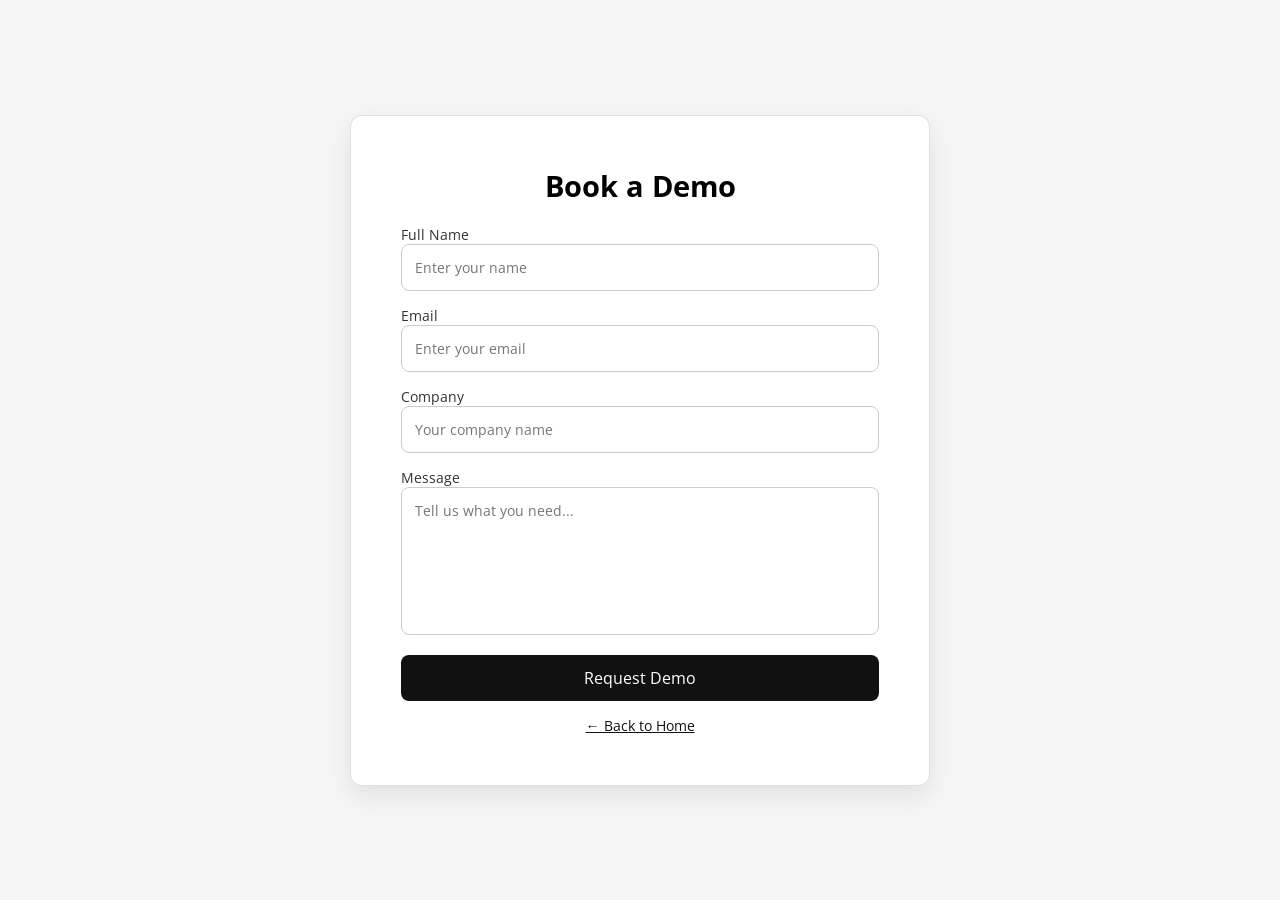
<file: book-demo.html>
<!doctype html>
<html lang="en">
  <head>
    <meta charset="UTF-8" />
    <meta name="viewport" content="width=device-width, initial-scale=1.0" />
    <title>Book Demo | butter.io</title>
    <link rel='icon' href='favicon.ico'>
    <link rel="stylesheet" href="style.css" />

    <style>
      body {
        background: #f5f5f5;
      }

      .demo-container {
        height: 100vh;
        display: flex;
        justify-content: center;
        align-items: center;
      }

      .demo-box {
        /* width: 100%;
        width: 500px; */
        background-color: #fff;
        padding: 50px;
        border-radius: 12px;
        border: 1px solid #e0e0e0;
        box-shadow: 0 10px 25px rgba(0, 0, 0, 0.08);
      }

      .demo-box h1 {
        text-align: center;
        margin-bottom: 20px;
        font-size: 1.8rem;
      }

      .input-group {
        margin-bottom: 15px;
      }

      .input-group label {
        display: flex;
        gap: 2rem;
        font-size: 14px;
        color: #333;
      }

      .input-group input,
      .input-group textarea {
        width: 450px;
        padding: 13px;
        border: 1px solid #ccc;
        border-radius: 8px;
        outline: none;
        font-size: 14px;
      }

      .input-group textarea {
        resize: none;
        height: 120px;
      }

      .demo-btn {
        width: 100%;
        padding: 12px;
        background: #111;
        color: #fff;
        border: none;
        border-radius: 8px;
        cursor: pointer;
        font-size: 16px;
        transition: 0.3s ease;
      }

      .demo-btn:hover {
        transform: scale(1.03);
      }

      .back-link {
        display: block;
        text-align: center;
        margin-top: 15px;
        color: #111;
        text-decoration: underline;
        font-size: 14px;
      }

      @media (max-width: 500px) {
        .demo-box {
          padding: 20px;
        }

        .demo-box h1 {
          font-size: 1.5rem;
        }
      }
    </style>
  </head>

  <body>
    <div class="demo-container">
      <div class="demo-box">
        <h1>Book a Demo</h1>

        <form>
          <div class="input-group">
            <label>Full Name</label>
            <input type="text" placeholder="Enter your name" required />
          </div>

          <div class="input-group">
            <label>Email</label>
            <input type="email" placeholder="Enter your email" required />
          </div>

          <div class="input-group">
            <label>Company</label>
            <input type="text" placeholder="Your company name" />
          </div>

          <div class="input-group">
            <label>Message</label>
            <textarea placeholder="Tell us what you need..."></textarea>
          </div>

          <button class="demo-btn" type="submit">Request Demo</button>
        </form>

        <a href="index.html" class="back-link">← Back to Home</a>
      </div>
    </div>
  </body>
</html>
</file>
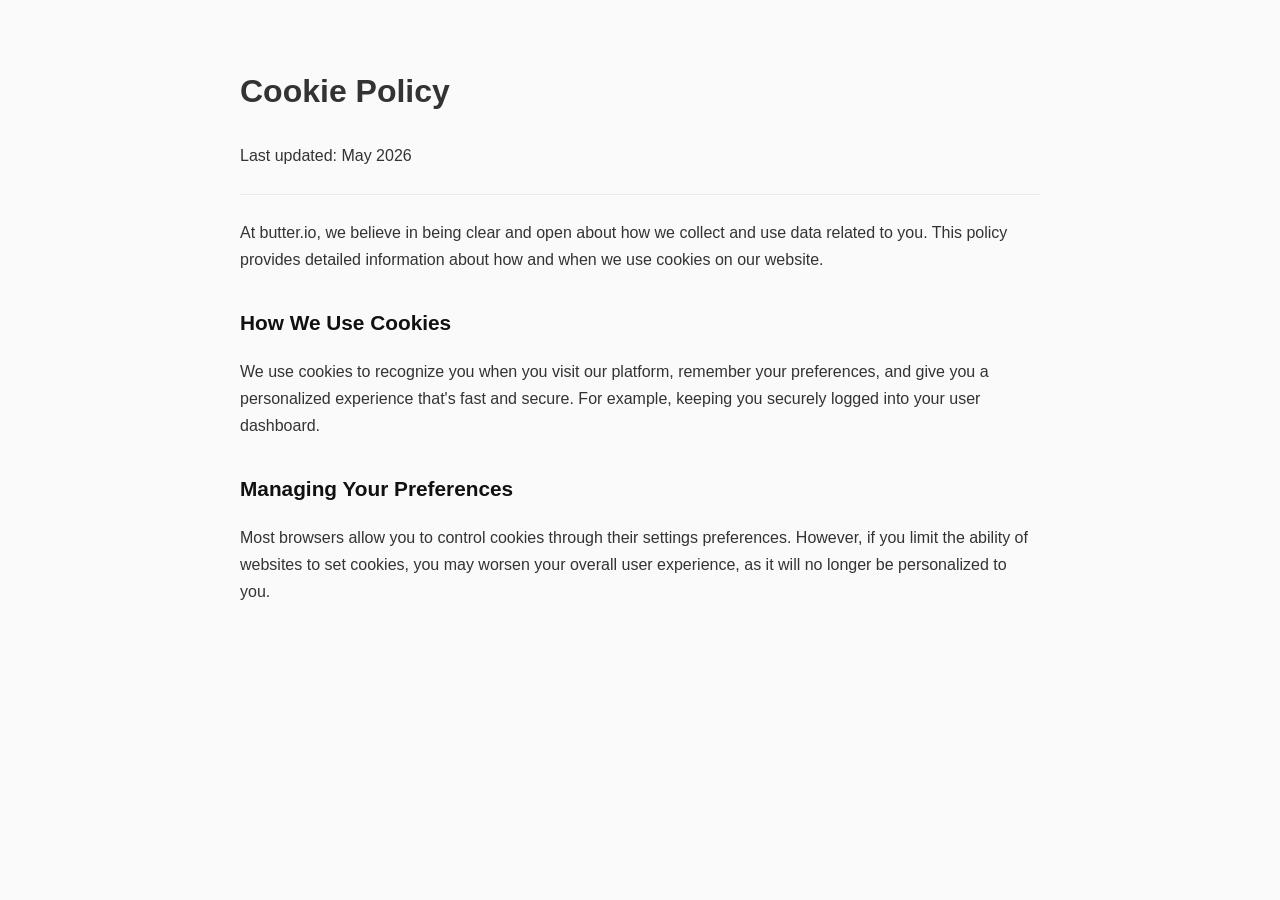
<file: cookies.html>
<!doctype html>
<html lang="en">
  <head>
    <meta charset="UTF-8" />
    <meta name="viewport" content="width=device-width, initial-scale=1.0" />
    <title>Use cookies | butter.io</title>
    <style>
      body {
        font-family: sans-serif;
        margin: 0;
        padding: 0;
        background: #fafafa;
        color: #333;
      }
      .legal-container {
        max-width: 800px;
        margin: 4rem auto;
        padding: 0 2rem;
        line-height: 1.7;
      }
      h1 {
        margin-bottom: 1.5rem;
      }
      h2 {
        margin-top: 2rem;
        font-size: 1.3rem;
        color: #111;
      }
    </style>
  </head>
  <body>
    <main class="legal-container">
      <h1>Cookie Policy</h1>
      <p>Last updated: May 2026</p>
      <hr style="border: 0; border-top: 1px solid #eaeaea; margin: 1.5rem 0" />

      <p>
        At butter.io, we believe in being clear and open about how we collect
        and use data related to you. This policy provides detailed information
        about how and when we use cookies on our website.
      </p>

      <h2>How We Use Cookies</h2>
      <p>
        We use cookies to recognize you when you visit our platform, remember
        your preferences, and give you a personalized experience that's fast and
        secure. For example, keeping you securely logged into your user
        dashboard.
      </p>

      <h2>Managing Your Preferences</h2>
      <p>
        Most browsers allow you to control cookies through their settings
        preferences. However, if you limit the ability of websites to set
        cookies, you may worsen your overall user experience, as it will no
        longer be personalized to you.
      </p>
    </main>
  </body>
</html>
</file>
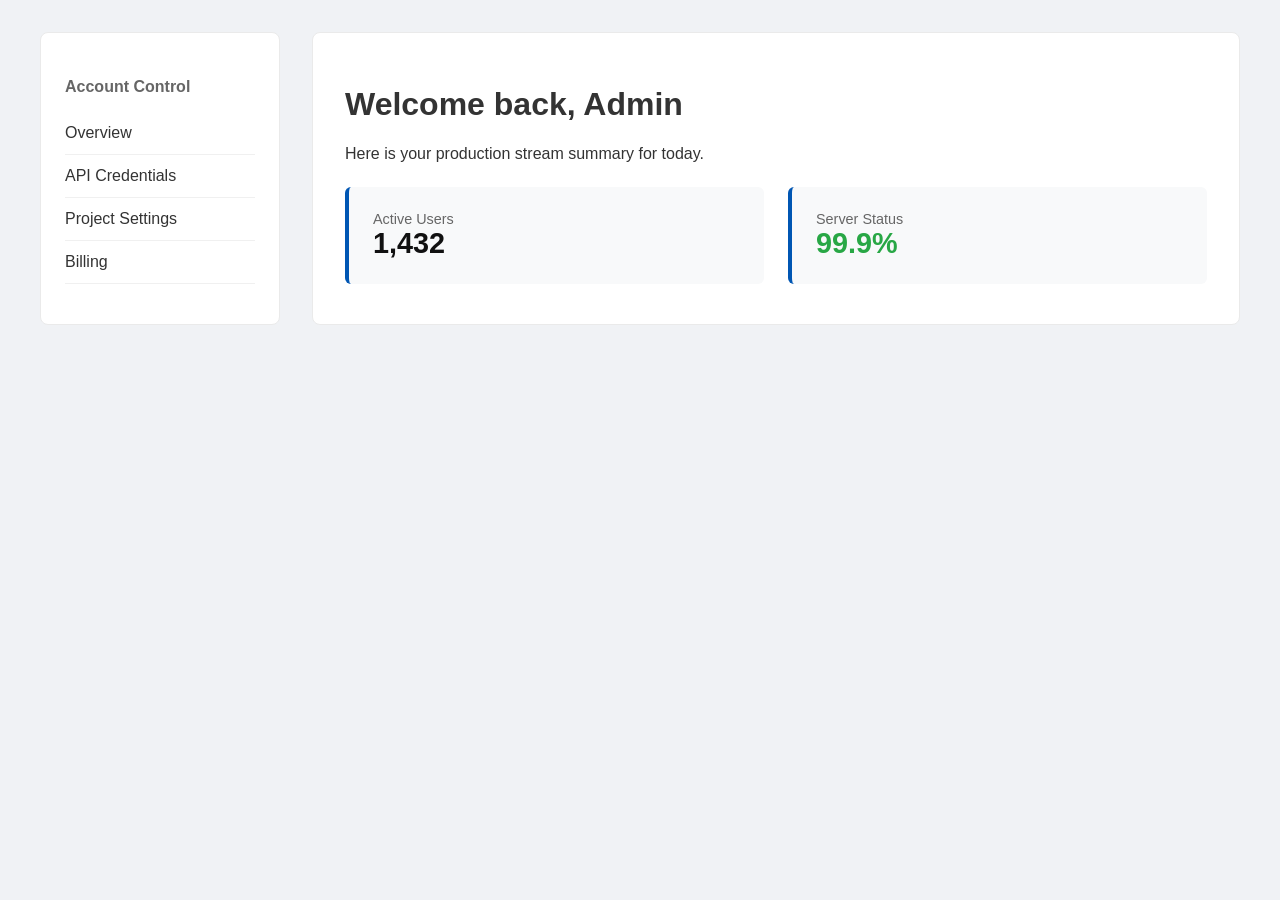
<file: dashboard.html>
<!doctype html>
<html lang="en">
  <head>
    <meta charset="UTF-8" />
    <meta name="viewport" content="width=device-width, initial-scale=1.0" />
    <title>Dashboard | butter.io</title>
    <style>
      body {
        font-family: sans-serif;
        margin: 0;
        padding: 0;
        background: #f0f2f5;
        color: #333;
      }
      .dashboard-layout {
        max-width: 1200px;
        margin: 2rem auto;
        padding: 0 2rem;
        display: grid;
        grid-template-columns: 240px 1fr;
        gap: 2rem;
      }
      .side-panel {
        background: white;
        padding: 1.5rem;
        border-radius: 8px;
        border: 1px solid #eaeaea;
        height: fit-content;
      }
      .side-panel ul {
        list-style: none;
        padding: 0;
      }
      .side-panel li {
        padding: 0.75rem 0;
        border-bottom: 1px solid #f0f0f0;
      }
      .main-panel {
        background: white;
        padding: 2rem;
        border-radius: 8px;
        border: 1px solid #eaeaea;
      }
      .stats-row {
        display: flex;
        gap: 1.5rem;
        margin-top: 1.5rem;
        flex-wrap: wrap;
      }
      .stat-box {
        flex: 1;
        min-width: 150px;
        background: #f8f9fa;
        padding: 1.5rem;
        border-radius: 6px;
        border-left: 4px solid #0056b3;
      }
      .stat-box span {
        font-size: 1.8rem;
        font-weight: bold;
        color: #111;
      }
    </style>
  </head>
  <body>
    <div class="dashboard-layout">
      <aside class="side-panel">
        <h4 style="margin-bottom: 1rem; color: #666">Account Control</h4>
        <ul>
          <li>Overview</li>
          <li>API Credentials</li>
          <li>Project Settings</li>
          <li>Billing</li>
        </ul>
      </aside>

      <main class="main-panel">
        <h1>Welcome back, Admin</h1>
        <p>Here is your production stream summary for today.</p>

        <div class="stats-row">
          <div class="stat-box">
            <p style="margin: 0; color: #666; font-size: 0.9rem">
              Active Users
            </p>
            <span>1,432</span>
          </div>
          <div class="stat-box">
            <p style="margin: 0; color: #666; font-size: 0.9rem">
              Server Status
            </p>
            <span style="color: #28a745">99.9%</span>
          </div>
        </div>
      </main>
    </div>
  </body>
</html>
</file>
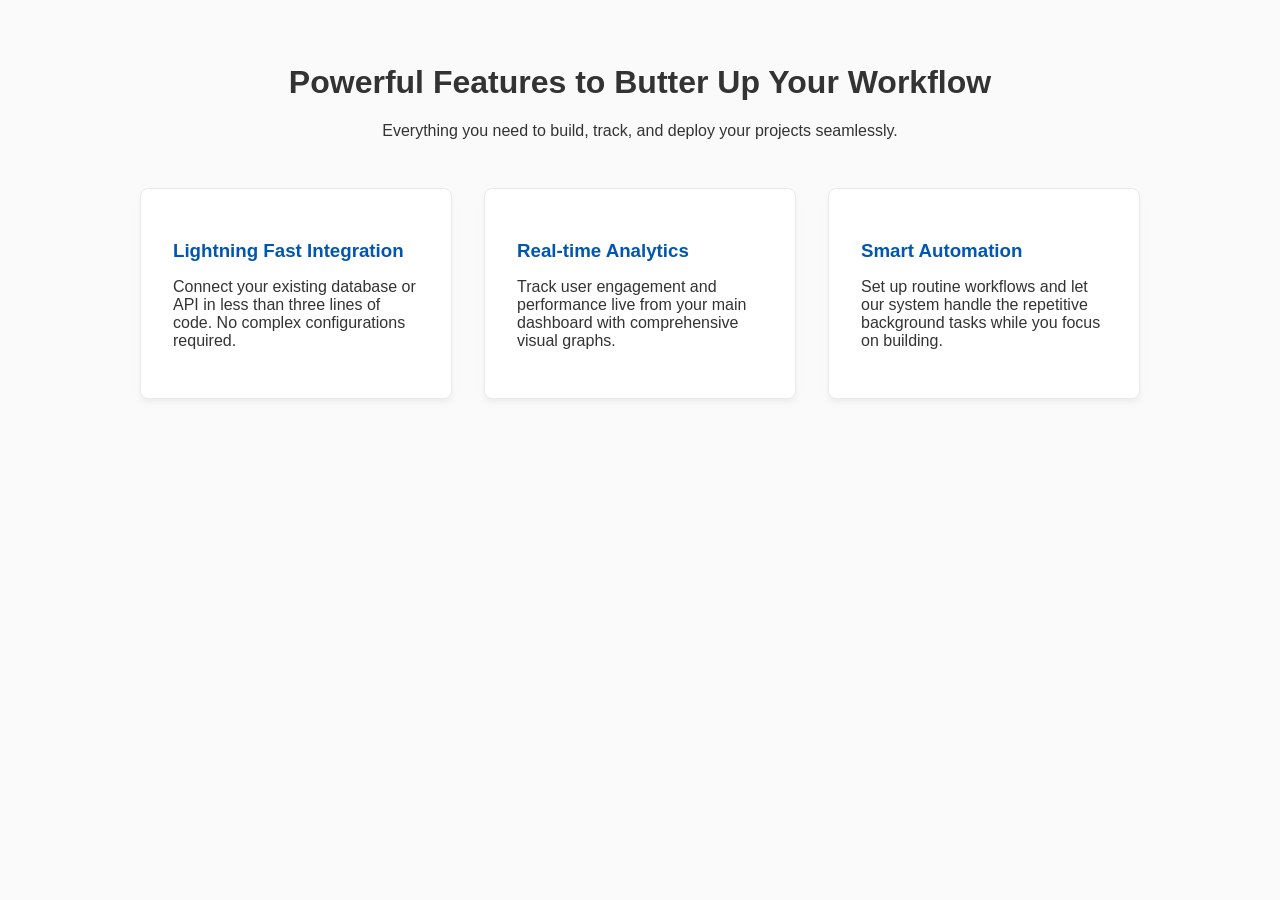
<file: features.html>
<!doctype html>
<html lang="en">
  <head>
    <meta charset="UTF-8" />
    <meta name="viewport" content="width=device-width, initial-scale=1.0" />
    <title>Features | butter.io</title>
    <style>
      /* Minimal layout placeholder - fits right into existing site styles */
      body {
        font-family: sans-serif;
        margin: 0;
        padding: 0;
        background: #fafafa;
        color: #333;
      }
      .content-section {
        max-width: 1000px;
        margin: 4rem auto;
        padding: 0 2rem;
        text-align: center;
      }
      .feature-grid {
        display: grid;
        grid-template-columns: repeat(auto-fit, minmax(250px, 1fr));
        gap: 2rem;
        margin-top: 3rem;
      }
      .feature-card {
        background: white;
        padding: 2rem;
        border-radius: 8px;
        box-shadow: 0 4px 6px rgba(0, 0, 0, 0.05);
        text-align: left;
        border: 1px solid #eaeaea;
      }
      .feature-card h3 {
        color: #0056b3;
        margin-bottom: 0.5rem;
      }
    </style>
  </head>
  <body>
    <main class="content-section">
      <h1>Powerful Features to Butter Up Your Workflow</h1>
      <p>
        Everything you need to build, track, and deploy your projects
        seamlessly.
      </p>

      <div class="feature-grid">
        <div class="feature-card">
          <h3>Lightning Fast Integration</h3>
          <p>
            Connect your existing database or API in less than three lines of
            code. No complex configurations required.
          </p>
        </div>
        <div class="feature-card">
          <h3>Real-time Analytics</h3>
          <p>
            Track user engagement and performance live from your main dashboard
            with comprehensive visual graphs.
          </p>
        </div>
        <div class="feature-card">
          <h3>Smart Automation</h3>
          <p>
            Set up routine workflows and let our system handle the repetitive
            background tasks while you focus on building.
          </p>
        </div>
      </div>
    </main>
  </body>
</html>
</file>
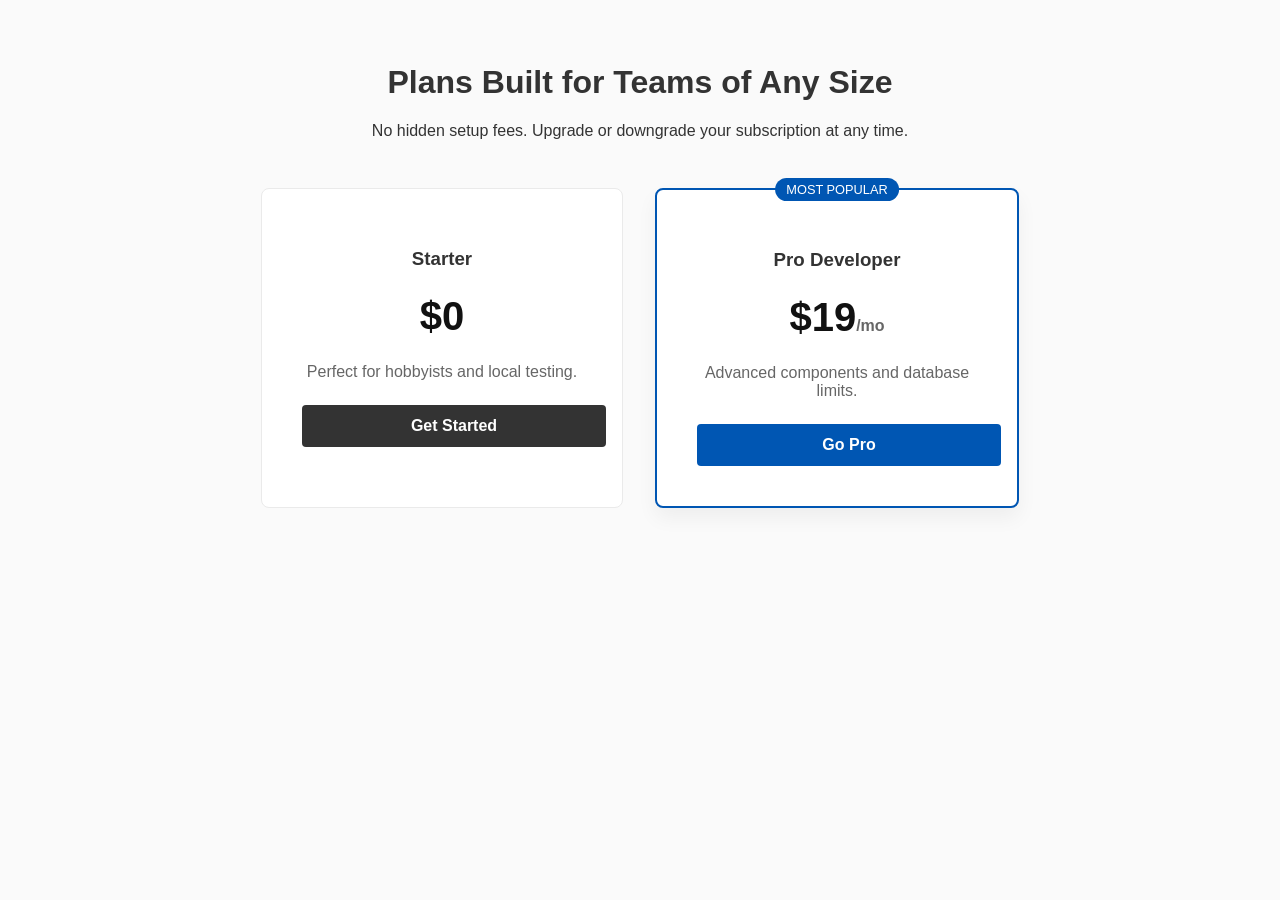
<file: pricing.html>
<!doctype html>
<html lang="en">
  <head>
    <meta charset="UTF-8" />
    <meta name="viewport" content="width=device-width, initial-scale=1.0" />
    <title>Pricing | butter.io</title>
    <style>
      body {
        font-family: sans-serif;
        margin: 0;
        padding: 0;
        background: #fafafa;
        color: #333;
      }
      .pricing-section {
        max-width: 900px;
        margin: 4rem auto;
        padding: 0 2rem;
        text-align: center;
      }
      .pricing-tier-wrapper {
        display: flex;
        justify-content: center;
        gap: 2rem;
        margin-top: 3rem;
        flex-wrap: wrap;
      }
      .tier-card {
        background: white;
        border: 1px solid #eaeaea;
        border-radius: 8px;
        padding: 2.5rem;
        width: 280px;
        text-align: center;
        position: relative;
      }
      .tier-card.featured {
        border: 2px solid #0056b3;
        box-shadow: 0 10px 20px rgba(0, 0, 0, 0.05);
      }
      .badge {
        position: absolute;
        top: -12px;
        left: 50%;
        transform: translateX(-50%);
        background: #0056b3;
        color: white;
        padding: 0.25rem 0.7rem;
        font-size: 0.8rem;
        border-radius: 20px;
        text-transform: uppercase;
      }
      .price {
        font-size: 2.5rem;
        font-weight: bold;
        margin: 1.5rem 0;
        color: #111;
      }
      .tier-btn {
        display: block;
        width: 100%;
        padding: 0.75rem;
        background: #333;
        color: white;
        text-decoration: none;
        border-radius: 4px;
        font-weight: bold;
      }
      .tier-card.featured .tier-btn {
        background: #0056b3;
      }
    </style>
  </head>
  <body>
    <main class="pricing-section">
      <h1>Plans Built for Teams of Any Size</h1>
      <p>
        No hidden setup fees. Upgrade or downgrade your subscription at any
        time.
      </p>

      <div class="pricing-tier-wrapper">
        <div class="tier-card">
          <h3>Starter</h3>
          <div class="price">$0</div>
          <p style="margin-bottom: 1.5rem; color: #666">
            Perfect for hobbyists and local testing.
          </p>
          <a href="#" class="tier-btn">Get Started</a>
        </div>
        <div class="tier-card featured">
          <div class="badge">Most Popular</div>
          <h3>Pro Developer</h3>
          <div class="price">
            $19<span style="font-size: 1rem; color: #666">/mo</span>
          </div>
          <p style="margin-bottom: 1.5rem; color: #666">
            Advanced components and database limits.
          </p>
          <a href="#" class="tier-btn">Go Pro</a>
        </div>
      </div>
    </main>
  </body>
</html>
</file>
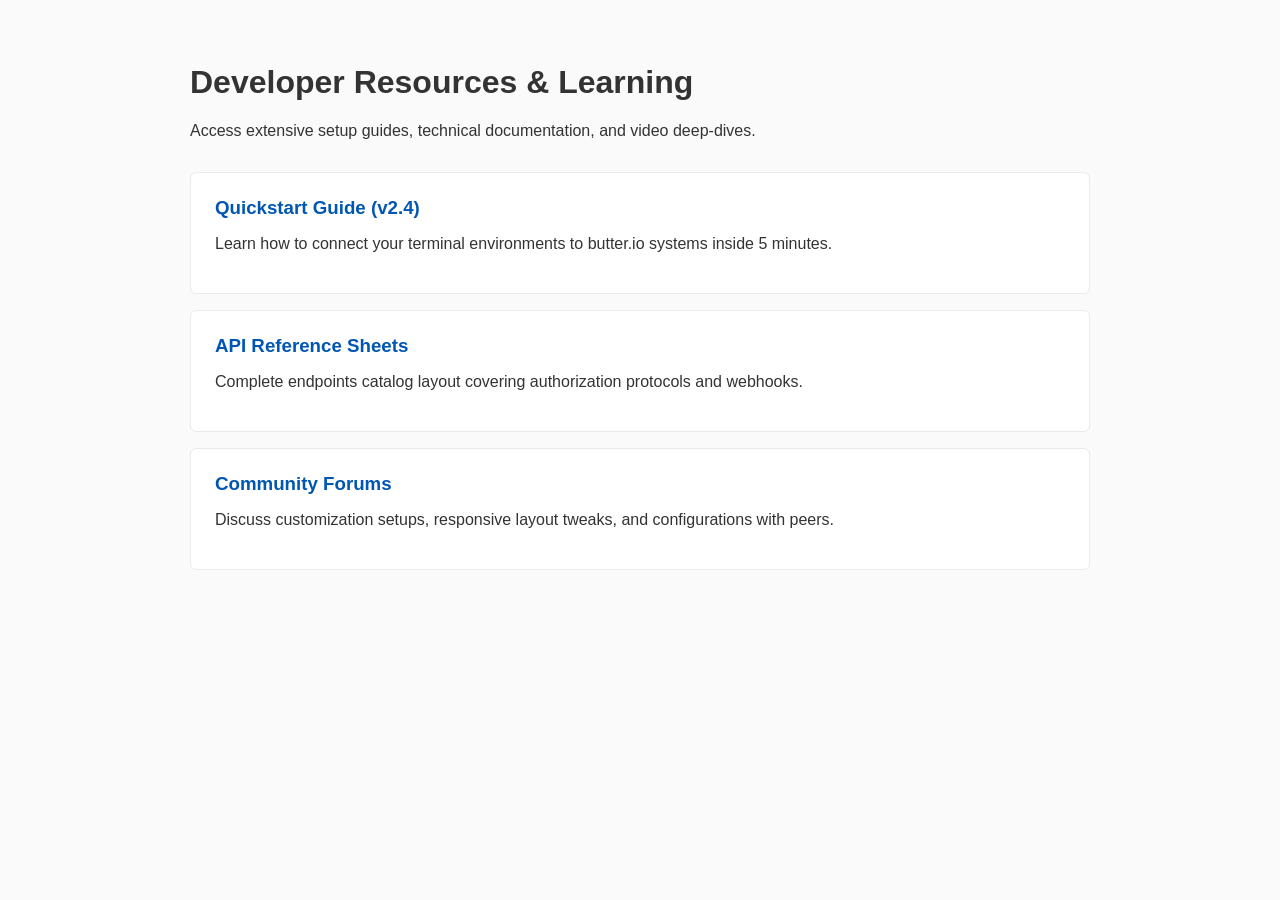
<file: resources.html>
<!doctype html>
<html lang="en">
  <head>
    <meta charset="UTF-8" />
    <meta name="viewport" content="width=device-width, initial-scale=1.0" />
    <title>Resources | butter.io</title>
    <style>
      body {
        font-family: sans-serif;
        margin: 0;
        padding: 0;
        background: #fafafa;
        color: #333;
      }
      .resources-container {
        max-width: 900px;
        margin: 4rem auto;
        padding: 0 2rem;
      }
      .list-group {
        margin-top: 2rem;
      }
      .resource-item {
        display: block;
        background: #fff;
        padding: 1.5rem;
        border: 1px solid #eaeaea;
        border-radius: 6px;
        text-decoration: none;
        color: inherit;
        margin-bottom: 1rem;
        transition: transform 0.2s;
      }
      .resource-item:hover {
        transform: translateX(5px);
        border-color: #0056b3;
      }
      .resource-item h3 {
        margin: 0 0 0.25rem 0;
        color: #0056b3;
      }
    </style>
  </head>
  <body>
    <main class="resources-container">
      <h1>Developer Resources & Learning</h1>
      <p>
        Access extensive setup guides, technical documentation, and video
        deep-dives.
      </p>

      <div class="list-group">
        <a href="#" class="resource-item">
          <h3>Quickstart Guide (v2.4)</h3>
          <p>
            Learn how to connect your terminal environments to butter.io systems
            inside 5 minutes.
          </p>
        </a>
        <a href="#" class="resource-item">
          <h3>API Reference Sheets</h3>
          <p>
            Complete endpoints catalog layout covering authorization protocols
            and webhooks.
          </p>
        </a>
        <a href="#" class="resource-item">
          <h3>Community Forums</h3>
          <p>
            Discuss customization setups, responsive layout tweaks, and
            configurations with peers.
          </p>
        </a>
      </div>
    </main>
  </body>
</html>
</file>
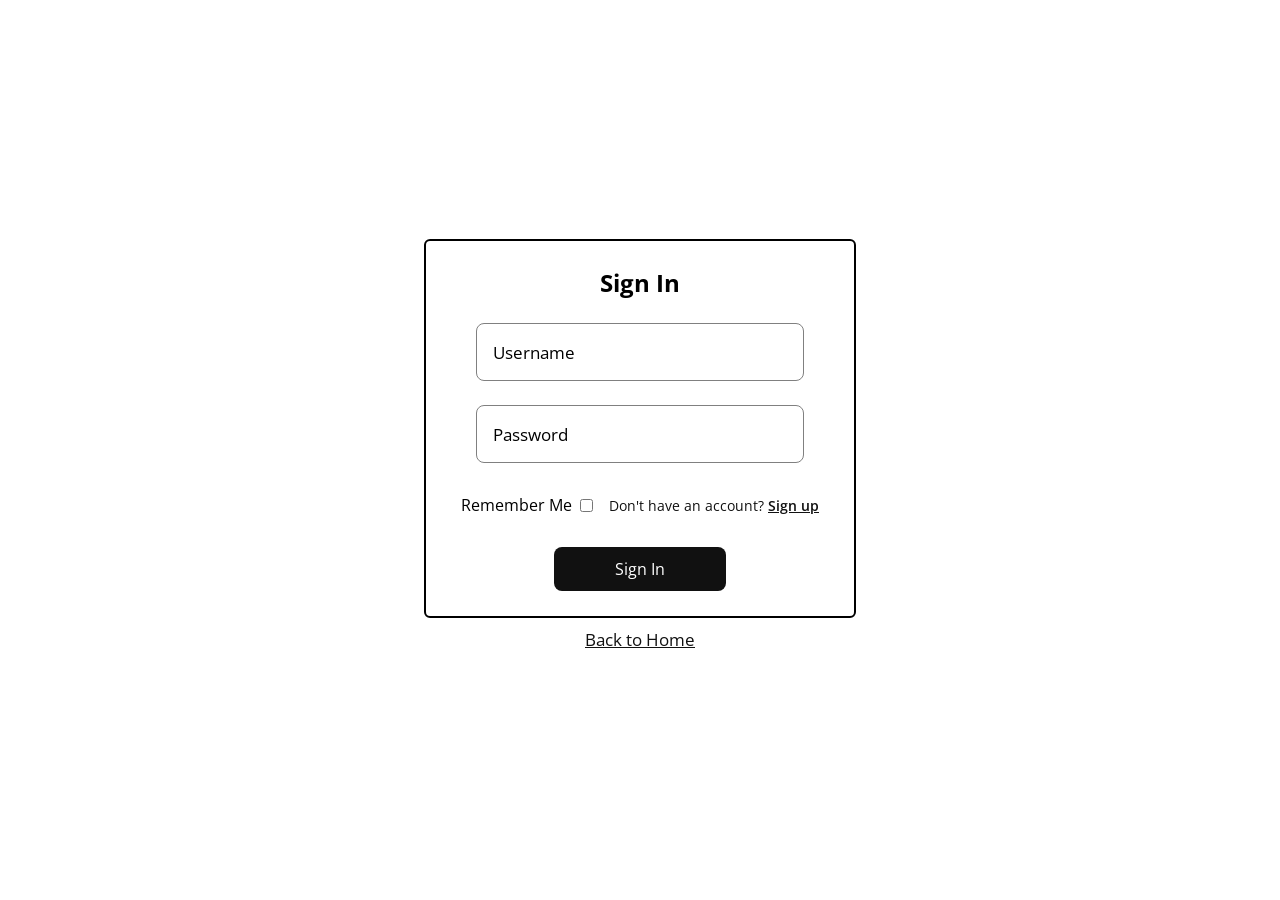
<file: signin.html>
<!doctype html>
<html lang="en">
  <head>
    <meta charset="UTF-8" />
    <meta name="viewport" content="width=device-width, initial-scale=1.0" />
    <title>Sign In | butter.io</title>
    <link rel="stylesheet" href="signin.css" />
     <link rel='icon' href='favicon.ico'>
  </head>
  <body>
    <form class="container">
      <div class="sign-in-container">
        <h2 class="form-heading">Sign In</h2>

        <div class="input-wrapper">
          <input
            type="text"
            name="username"
            id="username"
            class="input-field"
          />
          <label for="username">Username</label>
        </div>

        <div class="input-wrapper">
          <input
            type="password"
            name="password"
            id="password"
            class="input-field"
          />
          <label for="password">Password</label>
        </div>

        <!-- <div class="remember-me-field">
          <p>
            <label for="remember-me">Remember Me</label>
            <input type="checkbox" name="remember-me" id="remember-me" />
          </p>
        </div> -->

        <div class="links-wrapper-container">
          <div class="links-wrapper">
            <span class="remember-me-field">
              <label for="remember-me">Remember Me</label>
              <input type="checkbox" name="remember-me" id="remember-me" />
            </span>

            <span class="signup-link">
              Don't have an account? <a href="signup.html">Sign up</a>
            </span>
          </div>
        </div>

        <div class="submit-btn-wrapper">
          <a href="#" class="btn submit-btn">Sign In</a>
        </div>
      </div>
      <a href='index.html' class='bth-footer-link'>Back to Home</a>
    </form>
  </body>
</html>
</file>
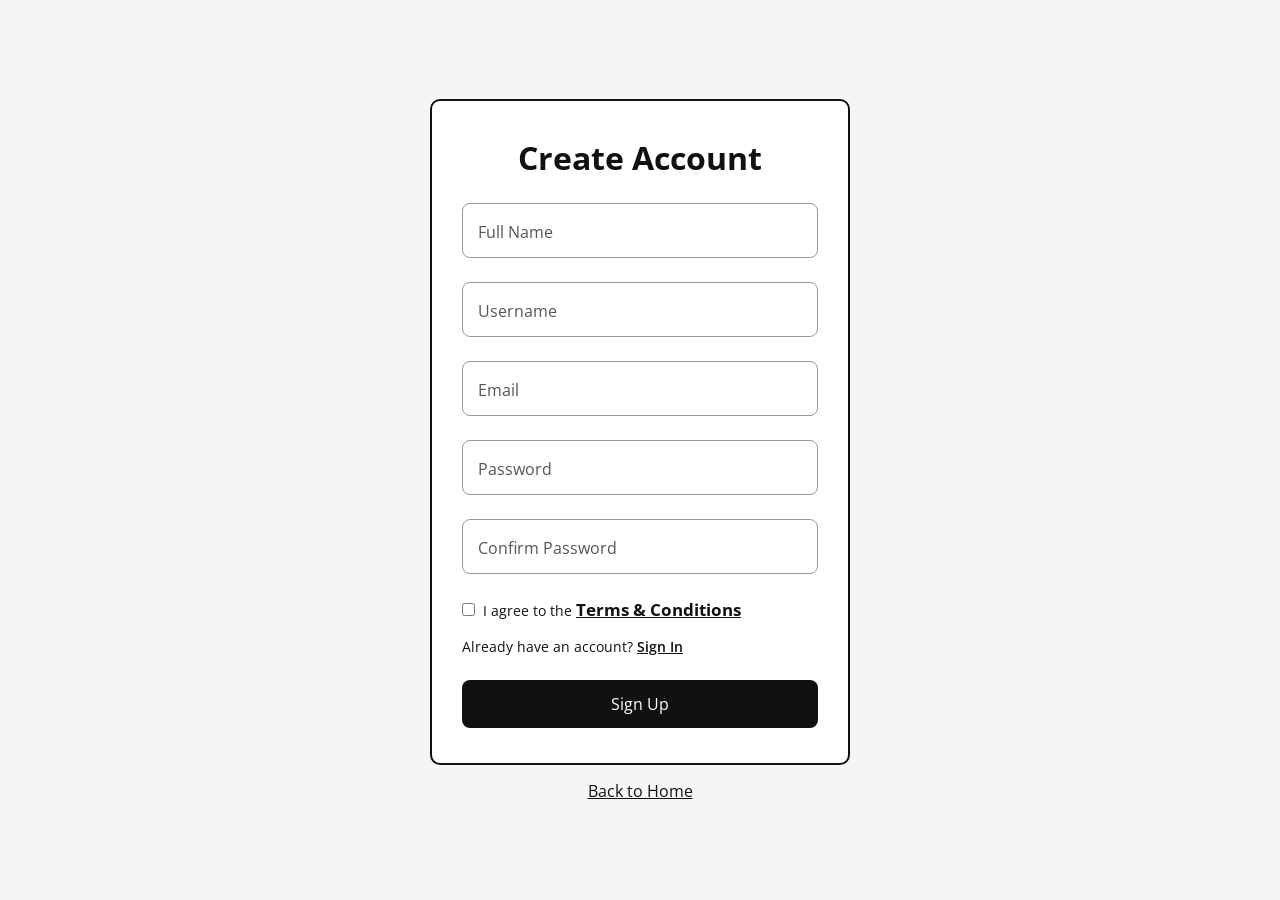
<file: signup.html>
<!doctype html>
<html lang="en">
  <head>
    <meta charset="UTF-8" />
    <meta name="viewport" content="width=device-width, initial-scale=1.0" />
    <title>Sign Up | butter.io</title>
    <link rel="stylesheet" href="signup.css" />
     <link rel='icon' href='favicon.ico'>
  </head>

  <body>
    <form class="container">
      <div class="sign-up-container">
        <h2 class="form-heading">Create Account</h2>

        <div class="input-wrapper">
          <input
            type="text"
            name="fullname"
            id="fullname"
            class="input-field"
            required
          />
          <label for="fullname">Full Name</label>
        </div>

        <div class="input-wrapper">
          <input
            type="text"
            name="username"
            id="username"
            class="input-field"
            required
          />
          <label for="username">Username</label>
        </div>

        <div class="input-wrapper">
          <input
            type="email"
            name="email"
            id="email"
            class="input-field"
            required
          />
          <label for="email">Email</label>
        </div>

        <div class="input-wrapper">
          <input
            type="password"
            name="password"
            id="password"
            class="input-field"
            required
          />
          <label for="password">Password</label>
        </div>

        <div class="input-wrapper">
          <input
            type="password"
            name="confirm-password"
            id="confirm-password"
            class="input-field"
            required
          />
          <label for="confirm-password">Confirm Password</label>
        </div>

        <div class="links-wrapper-container">
          <div class="links-wrapper">
            <span class="remember-me-field">
              <input type="checkbox" name="terms" id="terms" required />
              <label for="terms"> I agree to the <a href='terms_and_condition.html' style='color: #111;
                                                                    font-weight: 700;
                                                                    font-size: 17px;
                                                                    text-decoration: underline;'>Terms & Conditions</a> </label>
            </span>

            <span class="signup-link">
              Already have an account?
              <a href="signin.html">Sign In</a>
            </span>
          </div>
        </div>

        <div class="submit-btn-wrapper">
          <button type="submit" class="btn submit-btn">Sign Up</button>
        </div>
      </div>

      <a href="index.html" class="bth-footer-link">Back to Home</a>
    </form>
  </body>
</html>
</file>
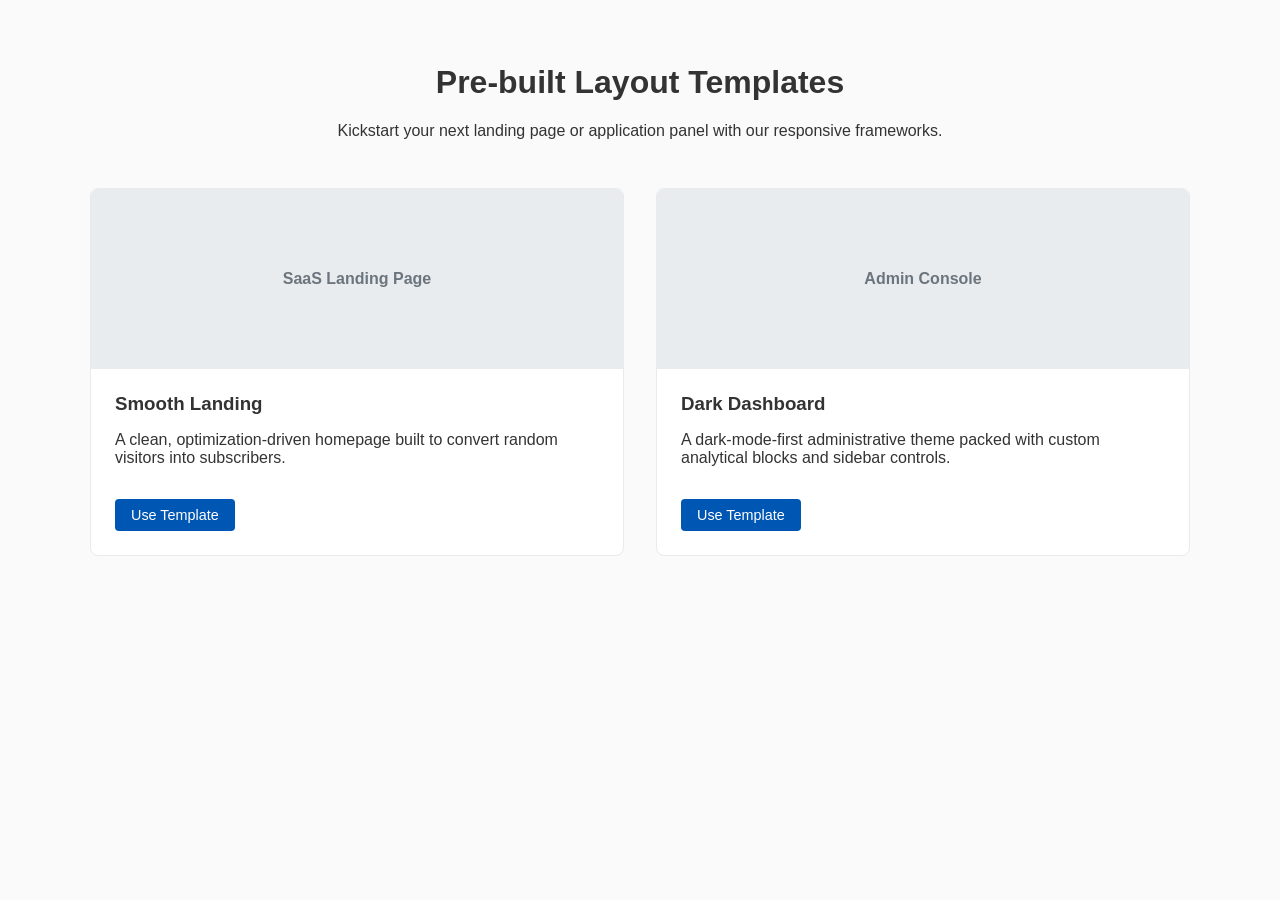
<file: templates.html>
<!doctype html>
<html lang="en">
  <head>
    <meta charset="UTF-8" />
    <meta name="viewport" content="width=device-width, initial-scale=1.0" />
    <title>Templates | butter.io</title>
    <style>
      body {
        font-family: sans-serif;
        margin: 0;
        padding: 0;
        background: #fafafa;
        color: #333;
      }
      .template-section {
        max-width: 1100px;
        margin: 4rem auto;
        padding: 0 2rem;
      }
      .header {
        text-align: center;
        margin-bottom: 3rem;
      }
      .grid {
        display: grid;
        grid-template-columns: repeat(auto-fit, minmax(300px, 1fr));
        gap: 2rem;
      }
      .preview-box {
        background: #fff;
        border: 1px solid #eaeaea;
        border-radius: 8px;
        overflow: hidden;
      }
      .mock-image {
        height: 180px;
        background: #e9ecef;
        display: flex;
        align-items: center;
        justify-content: center;
        color: #6c757d;
        font-weight: bold;
      }
      .preview-info {
        padding: 1.5rem;
      }
      .preview-info h3 {
        margin: 0 0 0.5rem 0;
      }
      .btn {
        display: inline-block;
        padding: 0.5rem 1rem;
        background: #0056b3;
        color: white;
        text-decoration: none;
        border-radius: 4px;
        margin-top: 1rem;
        font-size: 0.9rem;
      }
    </style>
  </head>
  <body>
    <main class="template-section">
      <div class="header">
        <h1>Pre-built Layout Templates</h1>
        <p>
          Kickstart your next landing page or application panel with our
          responsive frameworks.
        </p>
      </div>

      <div class="grid">
        <div class="preview-box">
          <div class="mock-image">SaaS Landing Page</div>
          <div class="preview-info">
            <h3>Smooth Landing</h3>
            <p>
              A clean, optimization-driven homepage built to convert random
              visitors into subscribers.
            </p>
            <a href="#" class="btn">Use Template</a>
          </div>
        </div>
        <div class="preview-box">
          <div class="mock-image">Admin Console</div>
          <div class="preview-info">
            <h3>Dark Dashboard</h3>
            <p>
              A dark-mode-first administrative theme packed with custom
              analytical blocks and sidebar controls.
            </p>
            <a href="#" class="btn">Use Template</a>
          </div>
        </div>
      </div>
    </main>
  </body>
</html>
</file>
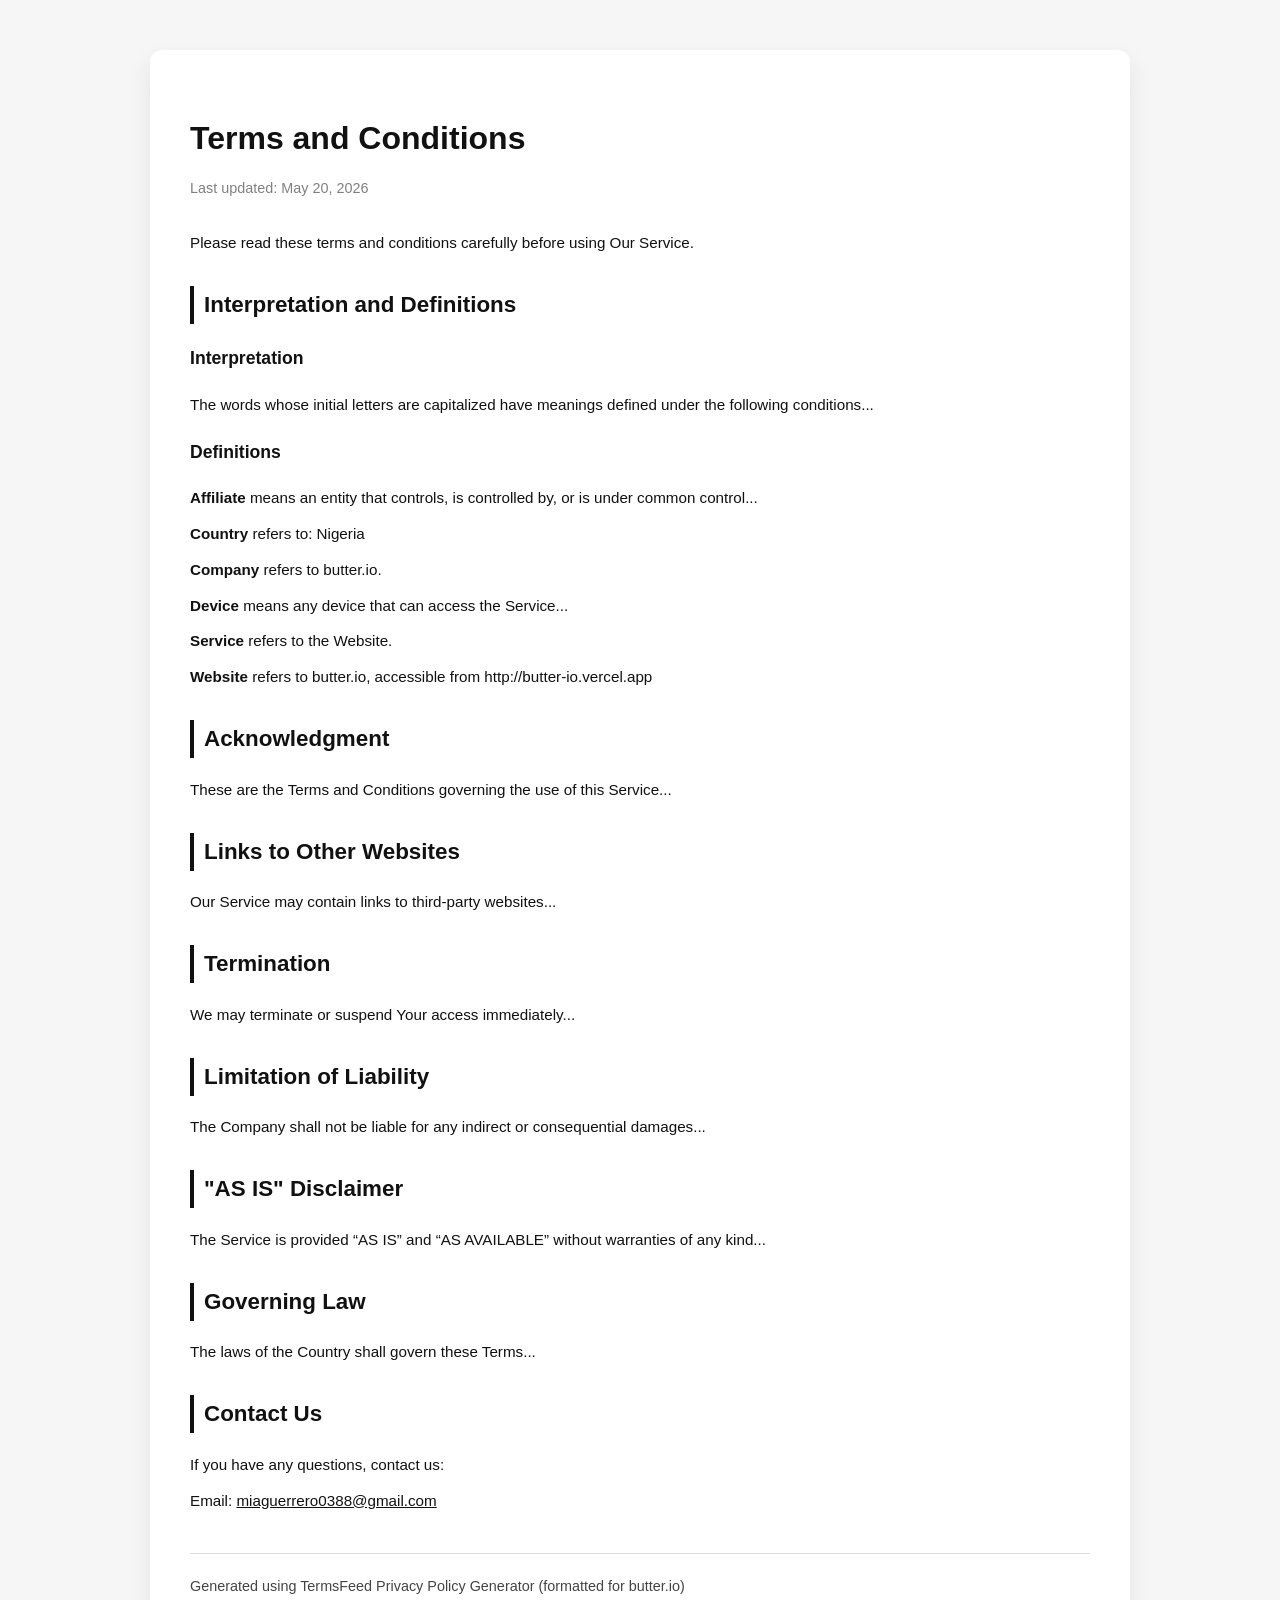
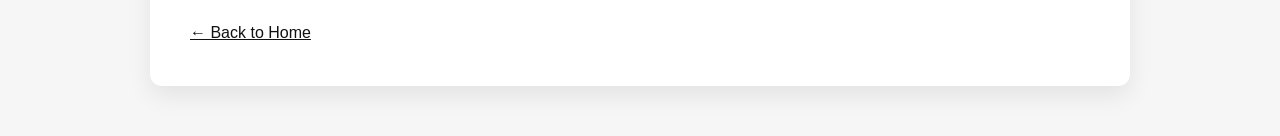
<file: terms_and_condition.html>
<!doctype html>
<html lang="en">
  <head>
    <meta charset="UTF-8" />
    <meta name="viewport" content="width=device-width, initial-scale=1.0" />
    <title>Terms & Conditions | butter.io</title>
     <link rel='icon' href='favicon.ico'>
    <style>
      body {
        margin: 0;
        font-family: "Open Sans", sans-serif;
        background-color: #f6f6f6;
        color: #111;
        line-height: 1.7;
      }

      .container {
        max-width: 900px;
        margin: 50px auto;
        background: #fff;
        padding: 40px;
        border-radius: 12px;
        box-shadow: 0 10px 25px rgba(0, 0, 0, 0.08);
      }

      h1 {
        font-size: 2rem;
        margin-bottom: 5px;
      }

      h2 {
        margin-top: 30px;
        font-size: 1.4rem;
        border-left: 4px solid #111;
        padding-left: 10px;
      }

      h3 {
        margin-top: 20px;
        font-size: 1.1rem;
      }

      p {
        margin: 10px 0;
        font-size: 0.95rem;
      }

      .meta {
        color: gray;
        font-size: 0.9rem;
        margin-bottom: 30px;
      }

      a {
        color: #111;
        text-decoration: underline;
      }

      .footer {
        margin-top: 40px;
        font-size: 0.9rem;
        color: #444;
        border-top: 1px solid #ddd;
        padding-top: 20px;
      }

      .back {
        display: inline-block;
        margin-top: 20px;
        color: #111;
        text-decoration: underline;
      }
    </style>
  </head>

  <body>
    <div class="container">
      <h1>Terms and Conditions</h1>
      <p class="meta">Last updated: May 20, 2026</p>

      <p>
        Please read these terms and conditions carefully before using Our
        Service.
      </p>

      <h2>Interpretation and Definitions</h2>

      <h3>Interpretation</h3>
      <p>
        The words whose initial letters are capitalized have meanings defined
        under the following conditions...
      </p>

      <h3>Definitions</h3>
      <p>
        <b>Affiliate</b> means an entity that controls, is controlled by, or is
        under common control...
      </p>
      <p><b>Country</b> refers to: Nigeria</p>
      <p><b>Company</b> refers to butter.io.</p>
      <p><b>Device</b> means any device that can access the Service...</p>
      <p><b>Service</b> refers to the Website.</p>
      <p>
        <b>Website</b> refers to butter.io, accessible from
        http://butter-io.vercel.app
      </p>

      <h2>Acknowledgment</h2>
      <p>
        These are the Terms and Conditions governing the use of this Service...
      </p>

      <h2>Links to Other Websites</h2>
      <p>Our Service may contain links to third-party websites...</p>

      <h2>Termination</h2>
      <p>We may terminate or suspend Your access immediately...</p>

      <h2>Limitation of Liability</h2>
      <p>
        The Company shall not be liable for any indirect or consequential
        damages...
      </p>

      <h2>"AS IS" Disclaimer</h2>
      <p>
        The Service is provided “AS IS” and “AS AVAILABLE” without warranties of
        any kind...
      </p>

      <h2>Governing Law</h2>
      <p>The laws of the Country shall govern these Terms...</p>

      <h2>Contact Us</h2>
      <p>If you have any questions, contact us:</p>
      <p>
        Email:
        <a href="mailto:miaguerrero0388@gmail.com">miaguerrero0388@gmail.com</a>
      </p>

      <div class="footer">
        Generated using TermsFeed Privacy Policy Generator (formatted for
        butter.io)
      </div>

      <a class="back" href="index.html">← Back to Home</a>
    </div>
  </body>
</html>
</file>
<file: style.css>
@import url('https://fonts.googleapis.com/css2?family=Open+Sans:ital,wght@0,300..800;1,300..800&display=swap');

*{
    padding: 0px;
    margin: 0px;
    font-family: 'Open Sans', sans-serif !important;
    color: black ;
    text-decoration: none;
}

/* span{
    margin-right: 19px;
    font: bold 20px 'Open Sans', sans-serif !important;
} */

nav{
    display: flex;
    justify-content: space-between;
    align-items: center;
    padding: 40px;
}

nav ul{
    list-style: none;
    display: flex;
    justify-content: center;
    align-items: center;
    gap: 20px;
}

.nav-container{
    display: flex;
    gap: 20px;
}

.nav-container .logo{
    margin-right: 19px;
    font: bold 20px 'Open Sans', sans-serif !important;
}

.nav-container .logo {
    display: flex;
    justify-content: center;
    align-items: center;
}

nav li{
    font-weight: 500;
}

.nav-btns{
    display: flex;
    justify-content: center;
    align-items: center;
}

.nav-btns .nav-sign-up-btn {
    background-color: rgb(164, 164, 164);
    padding: 11px;
    border-radius: 11px;
}

.hero{
    display: flex;
    justify-content: center;
    align-items: center;
    height: 90vh;
    background-image: url(butter-hero.png);
    background-size: cover;
    background-position: center; 
}

.hero-container{
    display: flex;
    justify-content: center;
    align-items: center;
    flex-direction: column;
    text-align: center;
    gap: 15px;
}

.hero-container h1{
    font-size: 50px;
    font-weight: 900;
}

.hero-container p{
    font-size: 20px;
    font-weight: 500;
    width: 600px;
}

.hero-container .hero-btns{
    display: flex;
    gap: 1rem;
}

.hero-btns .hero-sign-up-google-btn{
    background-color: #111;
    padding: 12px;
    width: 195px;
    color: white;
    font-weight: 500;
    border-radius: 10px;
    display: flex;
    justify-content: center;
    align-items: center;
}

.hero-btns .hero-sign-up-btn{
    background-color: #fff;
    padding: 12px;
    width: 138px;
    color: black;
    font-weight: 500;
    border-radius: 10px;
    display: flex;
    justify-content: center;
    align-items: center;
}

footer{
    width: 100%;
    border-top: 1px solid #111;
    border-top-left-radius: 80px;
    border-top-right-radius: 80px;
    background-color: #fff;
}

footer .row{
    display: flex;
    justify-content: space-between;
    align-items: center;
    padding: 25px;
    width: 85%;
    margin: auto;
    gap: 2rem;
}

footer .col-1, footer .col-2, footer .col-3, footer .col-4{
    display: flex;
    align-items: flex-start;
    flex-direction: column;
}

footer span{
    font: bold 18px 'Open Sans', sans-serif !important;
}

footer .col-1 span,
footer .col-2 span,
footer .col-3 span,
footer .col-4 span{
    display: flex;
    justify-content: center;
    align-items: center;
    margin-bottom: 10px;
}

footer ul{
    display: flex;
    flex-direction: column;
    list-style: none;
    gap: 4px;
}

.copyright{
    border-top: 2px solid rgb(164, 164, 164);
    padding: 10px;
    width: 90%;
    margin: 0 auto;
    text-align: center;
}

/* ===== RESPONSIVE DESIGN ONLY ===== */

/* TABLET */
@media (max-width: 900px) {
  nav {
    padding: 15px 20px;
  }

  .row {
    grid-template-columns: repeat(2, 1fr);
  }
}

/* MOBILE */
@media (max-width: 600px) {

  nav {
    flex-direction: column;
    align-items: flex-start;
    gap: 10px;
  }

  .nav-container ul {
    display: none; /* hides menu on small screens */
  }

  .nav-btns {
    width: 100%;
    justify-content: center;
    flex-wrap: wrap;
  }

  .hero {
    padding: 40px 15px;
  }

  .hero-btns {
    flex-direction: column;
    align-items: center;
  }

  .row {
    grid-template-columns: 1fr;
  }
}

/* SMALL PHONES */
@media (max-width: 400px) {

  .hero h1 {
    font-size: 1.6rem;
  }

  .hero p {
    font-size: 0.9rem;
  }

  .nav-btns a {
    padding: 8px 12px;
    font-size: 14px;
  }
}
</file>
<file: signin.css>
@import url('https://fonts.googleapis.com/css2?family=Open+Sans:ital,wght@0,300..800;1,300..800&display=swap');

*{
    padding: 0px;
    margin: 0px;
    font-family: 'Open sans', sans-serif;
}

a{
    text-decoration: none;
    color: white;
}

.container{
   display: flex;
   align-items: center; 
   justify-content: center;
   flex-direction: column;
   height: 100vh;
}

.sign-in-container {
    position: relative;
    display: flex;
    justify-content: center;
    align-items: center;
    flex-direction: column;
    gap: 1.5rem;
    border: 2px solid black;
    border-radius: 6px;
    padding: 25px 30px;
}

.input-wrapper {
    position: relative;
    display: flex;
    align-items: center;
    justify-content: center;
}

.input-wrapper label{
    position: absolute;
    left: 16.5px;
    font-size: 17px;
    top: 18px;
    transition: all .4s ease-in-out;
}

.input-field{
    padding: 13px;
    width: 300px;
    height: 30px;
    border: 1px solid gray;
    border-radius: 8px;
}

.input-field:focus ~ label, 
.input-field:valid label{
    position: absolute;
    font-size: 13px;
    top: -10px;
    left: 20px;
    background-color: black;
    color: #fff;
    padding: 3px 7px;
    border-radius: 4px;
}

.submit-btn-wrapper{
    display: flex;
}

.submit-btn {
    padding: 11px;
    border-radius: 8px;
    width: 150px;
    background-color: #111;
    text-align: center;
    transition: all 0.3s ease-in-out;
}

.submit-btn:hover{
    transform: scale(1.08);
}

.submit-btn:active{
    transform: scale(1);
}

.links-wrapper-container {
    display: flex;
    justify-content: center;
    align-items: center;
    width: 100%;
}   

.links-wrapper{
    display: flex;
    justify-content: space-between;
    align-items: center;
    gap: 1rem;
    padding: 2% 5px;
}

.remember-me-field {
    display: flex;
    justify-content: center;
    align-items: center;
    gap: 0.5rem;
    text-align: center;
}

.signup-link {
    font-size: 14px;
    color: #111;
}

.signup-link a{
    color: #111;
    font-weight: 600;
    text-decoration: underline;
}

.bth-footer-link{
    display: flex;
    justify-content: center;
    align-items: center;
    padding: 10px;
    color: #111;
    text-decoration: underline;
    font-size: 17px;
}
</file>
<file: signup.css>
@import url('https://fonts.googleapis.com/css2?family=Open+Sans:ital,wght@0,300..800;1,300..800&display=swap');

*{
    padding: 0;
    margin: 0;
    box-sizing: border-box;
    font-family: 'Open Sans', sans-serif;
}

body{
    background-color: #f5f5f5;
}

a{
    text-decoration: none;
    color: white;
}

.container{
   display: flex;
   align-items: center;
   justify-content: center;
   flex-direction: column;
   min-height: 100vh;
   padding: 20px;
}

.sign-up-container{
    position: relative;
    display: flex;
    justify-content: center;
    align-items: center;
    flex-direction: column;
    gap: 1.5rem;
    border: 2px solid #111;
    border-radius: 10px;
    padding: 35px 30px;
    background-color: #fff;
    width: 100%;
    max-width: 420px;
}

.form-heading{
    font-size: 2rem;
    color: #111;
}

.input-wrapper{
    position: relative;
    display: flex;
    align-items: center;
    justify-content: center;
    width: 100%;
}

.input-wrapper label{
    position: absolute;
    left: 16px;
    top: 18px;
    font-size: 16px;
    color: #555;
    transition: all 0.3s ease-in-out;
    pointer-events: none;
}

.input-field{
    padding: 15px;
    width: 100%;
    height: 55px;
    border: 1.5px solid #999;
    border-radius: 8px;
    outline: none;
    font-size: 15px;
    background-color: transparent;
}

.input-field:focus{
    border-color: #111;
}

.input-field:focus ~ label,
.input-field:valid ~ label{
    top: -10px;
    left: 14px;
    font-size: 12px;
    background-color: #111;
    color: #fff;
    padding: 3px 8px;
    border-radius: 4px;
}

.links-wrapper-container{
    width: 100%;
}

.links-wrapper{
    display: flex;
    justify-content: space-between;
    align-items: center;
    gap: 1rem;
    width: 100%;
    flex-wrap: wrap;
}

.remember-me-field{
    display: flex;
    align-items: center;
    gap: 0.5rem;
    font-size: 14px;
    color: #111;
}

.signup-link{
    font-size: 14px;
    color: #111;
}

.signup-link a{
    color: #111;
    font-weight: 600;
    text-decoration: underline;
}

.submit-btn-wrapper{
    width: 100%;
    display: flex;
    justify-content: center;
}

.submit-btn{
    padding: 13px;
    border-radius: 8px;
    width: 100%;
    border: none;
    background-color: #111;
    color: #fff;
    font-size: 16px;
    cursor: pointer;
    transition: all 0.3s ease-in-out;
}

.submit-btn:hover{
    transform: scale(1.03);
}

.submit-btn:active{
    transform: scale(1);
}

.bth-footer-link{
    margin-top: 15px;
    color: #111;
    text-decoration: underline;
    font-size: 16px;
}

@media (max-width: 500px){

    .sign-up-container{
        padding: 30px 20px;
    }

    .form-heading{
        font-size: 1.7rem;
    }

    .input-field{
        width: 100%;
    }

    .links-wrapper{
        flex-direction: column;
        align-items: flex-start;
    }
}
</file>
